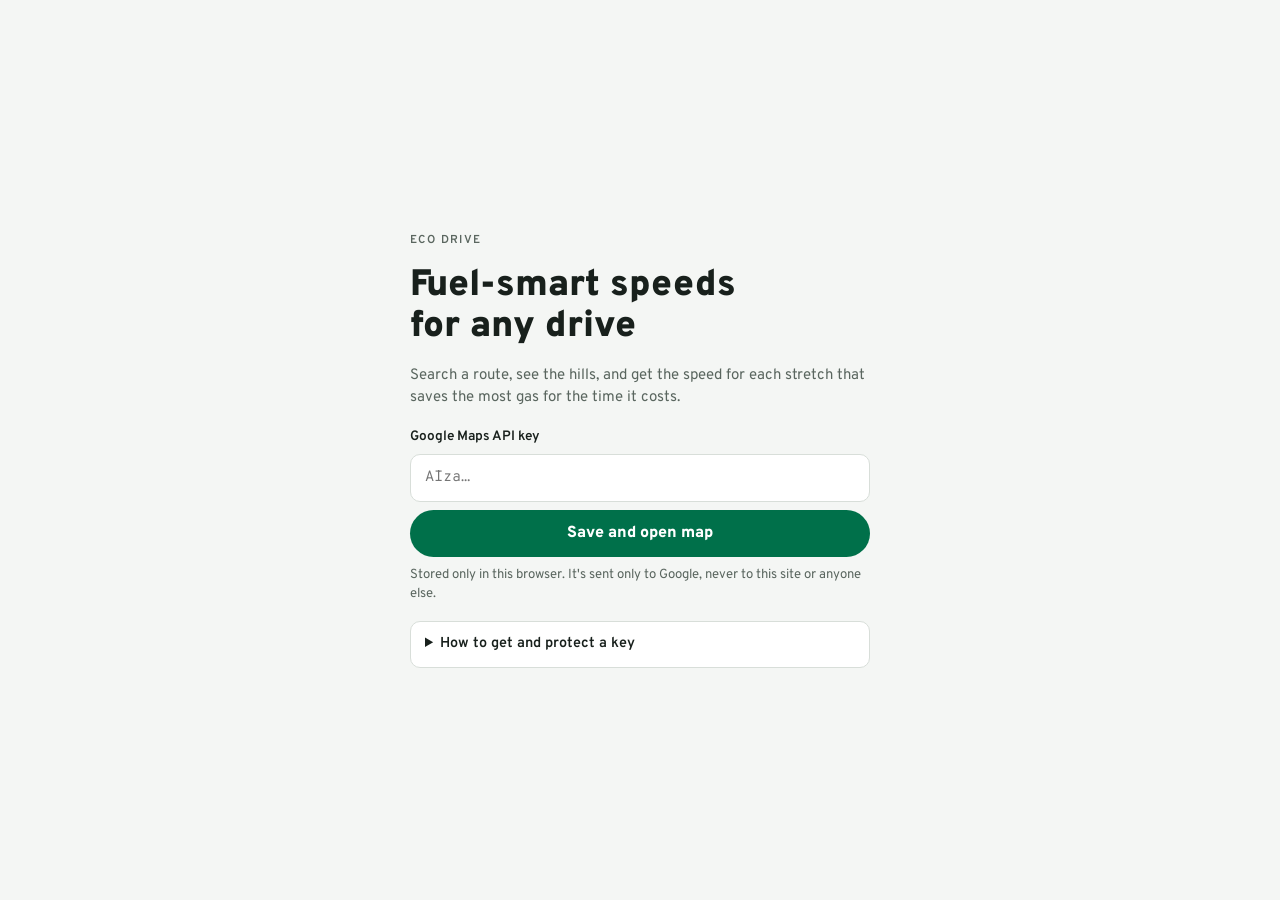
<file: docs/index.html>
<!doctype html>
<html lang="en">
<head>
<meta charset="utf-8">
<meta name="viewport" content="width=device-width, initial-scale=1, viewport-fit=cover, interactive-widget=resizes-content">
<meta name="theme-color" content="#00704A">
<meta name="apple-mobile-web-app-capable" content="yes">
<title>Eco Drive</title>
<link rel="icon" href="data:image/svg+xml,%3Csvg xmlns='http://www.w3.org/2000/svg' viewBox='0 0 32 40'%3E%3Crect x='2' y='2' width='28' height='36' rx='4' fill='white' stroke='black' stroke-width='3'/%3E%3Ctext x='16' y='31' font-family='Arial' font-weight='900' font-size='17' text-anchor='middle'%3E55%3C/text%3E%3C/svg%3E">
<link rel="preconnect" href="https://fonts.googleapis.com">
<link rel="preconnect" href="https://fonts.gstatic.com" crossorigin>
<link rel="stylesheet" href="https://fonts.googleapis.com/css2?family=Overpass:wght@400;600;800;900&family=Overpass+Mono:wght@400;600&display=swap">
<link rel="stylesheet" href="css/app.css">
<script type="module" src="js/app.js"></script>
</head>
<body>

<!-- First run: no API key yet -->
<main id="onboard" class="onboard" hidden>
  <div class="onboard-inner">
    <p class="eyebrow">Eco Drive</p>
    <h1>Fuel-smart speeds for any drive</h1>
    <p class="lede">Search a route, see the hills, and get the speed for each stretch that saves the most gas for the time it costs.</p>
    <form id="key-form" class="key-form" autocomplete="off">
      <label for="key-input">Google Maps API key</label>
      <input id="key-input" type="password" spellcheck="false" autocapitalize="off" placeholder="AIza…" required>
      <button class="primary" type="submit">Save and open map</button>
      <p class="hint">Stored only in this browser. It's sent only to Google, never to this site or anyone else.</p>
    </form>
    <details class="howto">
      <summary>How to get and protect a key</summary>
      <ol>
        <li>In Google Cloud Console, create a project and an API key.</li>
        <li>Enable: <b>Maps JavaScript API</b>, <b>Places API (New)</b>, <b>Routes API</b>, <b>Elevation API</b>.</li>
        <li>Restrict the key to websites <code>https://harshmuriki.github.io/*</code> (and <code>http://localhost:*/*</code> for testing), and to those four APIs.</li>
        <li>Set a budget alert. Personal use usually stays inside Google's free monthly caps.</li>
      </ol>
    </details>
  </div>
</main>

<!-- Map app -->
<div id="app" class="app" hidden>
  <div id="map" class="map" aria-label="Map"></div>

  <header class="search" id="search">
    <div class="search-card">
      <div class="search-rows">
        <div class="search-row"><span class="dot dot-start" aria-hidden="true"></span><div id="from-box" class="ac-box"></div></div>
        <div class="search-row"><span class="dot dot-end" aria-hidden="true"></span><div id="to-box" class="ac-box"></div></div>
      </div>
      <div class="search-tools">
        <button id="btn-settings" class="icon-btn" type="button" aria-label="Settings">
          <svg viewBox="0 0 24 24" aria-hidden="true"><path d="M12 15.5a3.5 3.5 0 1 0 0-7 3.5 3.5 0 0 0 0 7Zm7.4-2.6.1-.9-.1-.9 2-1.6-2-3.4-2.4 1a7 7 0 0 0-1.5-.9L15 3h-4l-.5 2.6c-.5.2-1 .5-1.5.9l-2.4-1-2 3.4 2 1.6-.1.9.1.9-2 1.6 2 3.4 2.4-1c.5.4 1 .7 1.5.9L11 21h4l.5-2.6c.5-.2 1-.5 1.5-.9l2.4 1 2-3.4-2-1.6Z"/></svg>
        </button>
      </div>
    </div>
    <button id="btn-here" class="chip-btn" type="button">
      <svg viewBox="0 0 24 24" aria-hidden="true"><path d="M12 8a4 4 0 1 0 0 8 4 4 0 0 0 0-8Zm9 3h-2.1A7 7 0 0 0 13 5.1V3h-2v2.1A7 7 0 0 0 5.1 11H3v2h2.1a7 7 0 0 0 5.9 5.9V21h2v-2.1a7 7 0 0 0 5.9-5.9H21v-2Zm-9 6a5 5 0 1 1 0-10 5 5 0 0 1 0 10Z"/></svg>
      Start from my location
    </button>
  </header>

  <!-- Bottom sheet: routes, plan, terrain -->
  <section id="sheet" class="sheet" data-state="peek" aria-label="Routes">
    <button id="sheet-handle" class="sheet-handle" type="button" aria-label="Expand or collapse"><i></i></button>
    <div class="sheet-body" id="sheet-body">
      <p class="sheet-empty" id="sheet-empty">Choose a start and a destination to compare routes by fuel and time.</p>

      <div id="routes" class="routes" role="radiogroup" aria-label="Routes"></div>

      <div id="detail" class="detail" hidden>
        <div class="verdict" id="verdict"></div>

        <div class="plans" id="plans" role="radiogroup" aria-label="Driving plan"></div>

        <div class="terrain">
          <div class="terrain-head">
            <h2>Elevation and speed</h2>
            <span class="readout" id="readout">Drag across the chart</span>
          </div>
          <svg id="chart" class="chart" role="img" aria-label="Elevation, speed limit and planned speed along the route"></svg>
          <div class="legend">
            <span><i class="k k-elev"></i>Elevation</span>
            <span><i class="k k-limit"></i>Limit</span>
            <span><i class="k k-base"></i>At the limit</span>
            <span><i class="k k-plan"></i>Plan</span>
            <span id="legend-traffic" hidden><i class="k k-slow"></i>Traffic</span>
          </div>
        </div>

        <div class="steps-wrap">
          <h2>How to drive it</h2>
          <ol class="steps" id="steps"></ol>
        </div>

        <ul class="notes" id="notes"></ul>
      </div>
    </div>
    <div class="sheet-actions" id="sheet-actions" hidden>
      <button id="btn-go" class="primary go" type="button">
        <svg viewBox="0 0 24 24" aria-hidden="true"><path d="M12 2 4.5 20.3l.7.7L12 18l6.8 3 .7-.7L12 2Z"/></svg>
        Start
      </button>
      <button id="btn-sim" class="secondary" type="button">Simulate</button>
    </div>
  </section>

  <!-- Navigation overlay -->
  <div id="nav" class="nav" hidden>
    <div class="nav-top">
      <div class="nav-target" id="nav-target-wrap">
        <span class="nav-label" id="nav-label">Target</span>
        <span class="nav-num" id="nav-target">—</span>
        <span class="nav-unit">mph</span>
      </div>
      <div class="nav-next" id="nav-next">&nbsp;</div>
    </div>
    <div class="nav-bottom">
      <div class="nav-row">
        <div class="nav-you"><span>You</span><b id="nav-you">—</b></div>
        <div class="sign"><span>SPEED<br>LIMIT</span><b id="nav-limit">—</b></div>
        <div class="nav-left"><span>Left</span><b id="nav-left">—</b></div>
      </div>
      <p class="nav-note" id="nav-note">&nbsp;</p>
      <div class="nav-status-row">
        <span class="nav-status" id="nav-status">Waiting for GPS…</span>
        <span class="badge" id="nav-sim" hidden>Simulation ×10</span>
        <button id="btn-voice" class="voice" type="button" aria-pressed="true" aria-label="Spoken cues">
          <svg viewBox="0 0 24 24" aria-hidden="true"><path class="on" d="M3 9v6h4l5 5V4L7 9H3Zm13.5 3A4.5 4.5 0 0 0 14 8v8a4.5 4.5 0 0 0 2.5-4ZM14 3.2v2.1a7 7 0 0 1 0 13.4v2.1a9 9 0 0 0 0-17.6Z"/><path class="off" d="M3 9v6h4l5 5V4L7 9H3Zm13.6 3 2.7-2.7-1.4-1.4-2.7 2.7-2.7-2.7-1.4 1.4 2.7 2.7-2.7 2.7 1.4 1.4 2.7-2.7 2.7 2.7 1.4-1.4-2.7-2.7Z"/></svg>
        </button>
        <button id="btn-end" class="end" type="button">End</button>
      </div>
    </div>
  </div>

  <div id="toast" class="toast" role="status" hidden></div>
</div>

<!-- Settings -->
<dialog id="settings" class="settings">
  <form method="dialog" id="settings-form">
    <h2>Settings</h2>
    <label for="set-key">Google Maps API key</label>
    <input id="set-key" type="password" spellcheck="false" autocapitalize="off" autocomplete="off">
    <label for="set-gas">Gas price ($ per gallon)</label>
    <input id="set-gas" type="number" step="0.01" min="0.5" max="15" inputmode="decimal">
    <p class="hint">Vehicle: 2026 Kia Sportage EX 2.5L FWD (estimated parameters).</p>
    <div class="settings-actions">
      <button id="set-clear" class="link danger" type="button">Remove key</button>
      <button class="secondary" value="cancel" type="submit" formnovalidate>Cancel</button>
      <button class="primary" value="save" type="submit">Save</button>
    </div>
  </form>
</dialog>

</body>
</html>
</file>
<file: docs/css/app.css>
/* Layout: full-bleed map; floating search card on top; bottom sheet with routes and terrain; nav overlay replaces the sheet while driving. */
:root {
  --bg: #F4F6F4;
  --surface: #FFFFFF;
  --surface-2: #EEF2EF;
  --fg: #18201C;
  --muted: #5A665F;
  --line: #D8DED9;
  --accent: #00704A;      /* US guide-sign green */
  --accent-soft: #DCEFE6;
  --accent-fg: #FFFFFF;
  --base: #98A29C;
  --terrain: #CFD8D2;
  --slow: #E8890C;
  --jam: #C9302C;
  --over: #B45309;
  --error: #B42318;
  --sign-bg: #FFFFFF;
  --sign-fg: #111111;
  --shadow: 0 2px 10px rgba(16, 24, 20, 0.18);
  --nav-bg: rgba(15, 20, 18, 0.94);
  --nav-fg: #EEF3F0;
  --nav-muted: #8E9C94;
  --nav-accent: #4CC795;
  --nav-over: #F2A541;
  --font: "Overpass", "Helvetica Neue", Arial, sans-serif;
  --mono: "Overpass Mono", ui-monospace, "SF Mono", Menlo, monospace;
  --sheet-peek: 168px;
  color-scheme: light;
}
@media (prefers-color-scheme: dark) {
  :root {
    --bg: #101513; --surface: #182019; --surface-2: #1F2925; --fg: #E6ECE8; --muted: #97A49C; --line: #2A3530;
    --accent: #45BF8A; --accent-soft: #173426; --accent-fg: #07140E; --base: #66736C; --terrain: #2C3A33;
    --over: #E5AE4F; --error: #F97066; --shadow: 0 2px 12px rgba(0, 0, 0, 0.5);
    color-scheme: dark;
  }
}

* { box-sizing: border-box; }
html, body { height: 100%; margin: 0; }
body { background: var(--bg); color: var(--fg); font-family: var(--font); font-size: 15px; line-height: 1.45; -webkit-text-size-adjust: 100%; overscroll-behavior: none; }
[hidden] { display: none !important; }
h1, h2, p { margin: 0; }
h2 { font-size: 0.72rem; letter-spacing: 0.12em; text-transform: uppercase; color: var(--muted); font-weight: 600; }
code { font-family: var(--mono); font-size: 0.85em; }
.eyebrow { font-size: 0.72rem; letter-spacing: 0.12em; text-transform: uppercase; color: var(--muted); font-weight: 600; }
.hint { color: var(--muted); font-size: 0.82rem; }
svg { fill: currentColor; }

button, .primary, .secondary { font: inherit; cursor: pointer; }
.primary { background: var(--accent); color: var(--accent-fg); border: 0; border-radius: 999px; padding: 12px 22px; font-weight: 800; font-size: 1rem; display: inline-flex; gap: 8px; align-items: center; justify-content: center; }
.secondary { background: var(--surface); color: var(--accent); border: 1.5px solid var(--line); border-radius: 999px; padding: 11px 18px; font-weight: 800; }
.link { background: none; border: 0; color: var(--accent); font-weight: 600; padding: 8px 0; }
.danger { color: var(--error); }
button:focus-visible, input:focus-visible, summary:focus-visible { outline: 2px solid var(--accent); outline-offset: 2px; }

/* ------------------------------------------------------------------ onboarding */
.onboard { min-height: 100%; display: grid; place-items: center; padding: calc(env(safe-area-inset-top, 0px) + 24px) max(16px, env(safe-area-inset-right, 0px)) calc(env(safe-area-inset-bottom, 0px) + 24px) max(16px, env(safe-area-inset-left, 0px)); }
.onboard-inner { max-width: 460px; display: grid; gap: 18px; }
.onboard h1 { font-size: clamp(1.7rem, 7vw, 2.3rem); font-weight: 900; line-height: 1.1; text-wrap: balance; }
.lede { color: var(--muted); }
.key-form { display: grid; gap: 8px; }
.key-form label, .settings label { font-weight: 600; font-size: 0.85rem; }
input[type="password"], input[type="number"], input[type="text"] {
  font: inherit; font-family: var(--mono); padding: 12px 14px; border-radius: 10px; border: 1.5px solid var(--line);
  background: var(--surface); color: var(--fg); width: 100%; min-width: 0;
}
.howto { background: var(--surface); border: 1px solid var(--line); border-radius: 10px; padding: 12px 14px; font-size: 0.9rem; }
.howto summary { cursor: pointer; font-weight: 600; }
.howto ol { margin: 10px 0 0; padding-left: 1.2em; display: grid; gap: 6px; color: var(--muted); }

/* ------------------------------------------------------------------ app */
.app { position: fixed; inset: 0; overflow: hidden; }
.map { position: absolute; inset: 0; background: var(--surface-2); }

.search { position: absolute; z-index: 5; top: calc(env(safe-area-inset-top, 0px) + 10px); left: max(10px, env(safe-area-inset-left, 0px)); right: max(10px, env(safe-area-inset-right, 0px)); display: grid; gap: 8px; justify-items: start; max-width: 520px; }
.search-card { width: 100%; background: var(--surface); border-radius: 16px; box-shadow: var(--shadow); padding: 8px 6px 8px 12px; display: flex; gap: 6px; align-items: center; }
.search-rows { flex: 1; min-width: 0; display: grid; gap: 6px; }
.search-row { display: flex; align-items: center; gap: 10px; min-width: 0; }
.dot { width: 12px; height: 12px; border-radius: 50%; flex: none; }
.dot-start { border: 3px solid var(--muted); }
.dot-end { background: var(--jam); border-radius: 50% 50% 50% 0; transform: rotate(-45deg); }
.ac-box { flex: 1; min-width: 0; }
gmp-place-autocomplete { width: 100%; color-scheme: light dark; background-color: var(--surface-2); border-radius: 10px; border: 0; font-family: var(--font); }
.search-tools { display: grid; gap: 4px; }
.icon-btn { width: 40px; height: 40px; border-radius: 50%; border: 0; background: transparent; color: var(--muted); display: grid; place-items: center; }
.icon-btn svg { width: 22px; height: 22px; }
.icon-btn:hover { background: var(--surface-2); }
.chip-btn { display: inline-flex; gap: 6px; align-items: center; background: var(--surface); color: var(--fg); border: 0; border-radius: 999px; padding: 8px 14px; box-shadow: var(--shadow); font-weight: 600; font-size: 0.88rem; }
.chip-btn svg { width: 18px; height: 18px; color: var(--accent); }

/* ------------------------------------------------------------------ bottom sheet */
.sheet {
  position: absolute; z-index: 6; left: 0; right: 0; bottom: 0;
  background: var(--surface); border-radius: 18px 18px 0 0; box-shadow: 0 -2px 14px rgba(0, 0, 0, 0.18);
  display: grid; grid-template-rows: auto 1fr auto; max-height: 86%;
  transition: height 220ms ease;
}
.sheet[data-state="peek"] { height: var(--sheet-peek); }
.sheet[data-state="half"] { height: 48%; }
.sheet[data-state="full"] { height: 86%; }
@media (min-width: 900px) {
  .sheet { left: max(10px, env(safe-area-inset-left, 0px)); right: auto; width: 420px; bottom: 10px; border-radius: 18px; }
  .sheet[data-state] { height: auto; max-height: calc(100% - 140px - env(safe-area-inset-top, 0px)); }
  .search { max-width: 420px; }
  .sheet-handle { display: none !important; }
}
.sheet-handle { border: 0; background: none; padding: 8px 0 4px; display: grid; place-items: center; cursor: grab; }
.sheet-handle i { width: 40px; height: 5px; border-radius: 3px; background: var(--line); }
.sheet-body { overflow-y: auto; overscroll-behavior: contain; padding: 4px max(16px, env(safe-area-inset-right, 0px)) 12px max(16px, env(safe-area-inset-left, 0px)); display: grid; gap: 16px; align-content: start; min-height: 0; }
.sheet-empty { color: var(--muted); padding: 6px 0 12px; }
.sheet-actions { display: flex; gap: 10px; padding: 10px max(16px, env(safe-area-inset-right, 0px)) calc(env(safe-area-inset-bottom, 0px) + 10px) max(16px, env(safe-area-inset-left, 0px)); border-top: 1px solid var(--line); background: var(--surface); }
.go { flex: 1; }
.go svg { width: 18px; height: 18px; }

/* route cards */
.routes { display: grid; gap: 8px; }
.route {
  display: grid; grid-template-columns: 1fr auto; gap: 2px 12px; text-align: left; align-items: baseline;
  background: var(--surface); color: var(--fg); border: 1.5px solid var(--line); border-radius: 12px; padding: 10px 12px; font: inherit; cursor: pointer;
}
.route[aria-checked="true"] { border-color: var(--accent); box-shadow: inset 0 0 0 1.5px var(--accent); }
.route .time { font-size: 1.25rem; font-weight: 800; }
.route .time.slow { color: var(--slow); }
.route .mpg { font-family: var(--mono); font-weight: 600; color: var(--accent); font-variant-numeric: tabular-nums; }
.route .sub { grid-column: 1 / -1; color: var(--muted); font-size: 0.85rem; display: flex; flex-wrap: wrap; gap: 2px 10px; }
.route .tag { font-size: 0.68rem; letter-spacing: 0.08em; text-transform: uppercase; font-weight: 800; color: var(--accent); }
.route .bar { grid-column: 1 / -1; height: 3px; border-radius: 2px; background: var(--surface-2); overflow: hidden; }
.route .bar i { display: block; height: 100%; background: var(--accent); width: 0; transition: width 200ms linear; }

/* detail */
.detail { display: grid; gap: 18px; }
.verdict { background: var(--accent); color: var(--accent-fg); border-radius: 12px; padding: 14px; display: grid; gap: 10px; }
.verdict .headline { font-weight: 800; font-size: 1.15rem; line-height: 1.25; text-wrap: balance; }
.verdict .stats { display: grid; grid-template-columns: repeat(3, minmax(0, 1fr)); gap: 8px; }
.verdict .stats b { display: block; font-family: var(--mono); font-size: 1.05rem; font-variant-numeric: tabular-nums; }
.verdict .stats span { font-size: 0.72rem; opacity: 0.85; }
.verdict .worth { font-size: 0.82rem; opacity: 0.92; }

.plans { display: flex; gap: 8px; overflow-x: auto; padding-bottom: 2px; scrollbar-width: none; }
.plan { flex: none; border: 1.5px solid var(--line); background: var(--surface); color: var(--fg); border-radius: 999px; padding: 7px 12px; font-weight: 600; font-size: 0.85rem; display: inline-flex; gap: 6px; align-items: baseline; }
.plan small { font-family: var(--mono); color: var(--muted); font-weight: 400; }
.plan[aria-checked="true"] { background: var(--fg); color: var(--bg); border-color: var(--fg); }
.plan[aria-checked="true"] small { color: inherit; opacity: 0.75; }

.terrain { display: grid; gap: 8px; }
.terrain-head { display: flex; justify-content: space-between; align-items: baseline; gap: 10px; flex-wrap: wrap; }
.readout { font-family: var(--mono); font-size: 0.78rem; color: var(--muted); font-variant-numeric: tabular-nums; }
.chart { width: 100%; height: 190px; display: block; touch-action: pan-y; cursor: crosshair; }
.chart text { font-family: var(--mono); font-size: 10px; fill: var(--muted); }
.legend { display: flex; flex-wrap: wrap; gap: 4px 14px; font-size: 0.76rem; color: var(--muted); }
.legend span { display: inline-flex; align-items: center; gap: 6px; }
.k { display: inline-block; width: 16px; height: 0; border-top: 3px solid; }
.k-elev { height: 9px; border: 0; background: var(--terrain); }
.k-limit { border-top: 2px dashed var(--fg); }
.k-base { border-color: var(--base); }
.k-plan { border-color: var(--accent); }
.k-slow { border-color: var(--slow); }

.steps-wrap { display: grid; gap: 6px; }
.steps { list-style: none; margin: 0; padding: 0; display: grid; }
.steps li { display: grid; grid-template-columns: 4.6rem 1fr auto; gap: 10px; align-items: center; padding: 8px 0; border-top: 1px solid var(--line); }
.steps .mi { font-family: var(--mono); font-size: 0.76rem; color: var(--muted); font-variant-numeric: tabular-nums; }
.steps .act { font-weight: 600; min-width: 0; }
.steps .act b { font-weight: 900; font-size: 1.05rem; }
.steps .act small { display: block; font-weight: 400; color: var(--muted); font-size: 0.75rem; }

.sign { width: 2.4rem; border: 2px solid var(--sign-fg); border-radius: 4px; background: var(--sign-bg); color: var(--sign-fg); display: grid; justify-items: center; padding: 2px 0 1px; line-height: 1; box-shadow: 0 0 0 2px var(--sign-bg); }
.sign span { font-size: 0.42rem; font-weight: 800; text-align: center; }
.sign b { font-size: 1rem; font-weight: 900; }

.notes { list-style: none; margin: 0; padding: 12px 14px; background: var(--surface-2); border-radius: 10px; display: grid; gap: 6px; font-size: 0.82rem; color: var(--muted); }

/* ------------------------------------------------------------------ navigation */
.nav { position: absolute; inset: 0; z-index: 8; pointer-events: none; display: grid; grid-template-rows: auto 1fr auto; }
.nav > * { pointer-events: auto; }
.nav-top { margin: calc(env(safe-area-inset-top, 0px) + 10px) max(10px, env(safe-area-inset-right, 0px)) 0 max(10px, env(safe-area-inset-left, 0px)); background: var(--nav-bg); color: var(--nav-fg); border-radius: 18px; padding: 10px 16px 12px; display: grid; grid-template-columns: auto 1fr; gap: 14px; align-items: center; box-shadow: var(--shadow); }
.nav-target { display: grid; justify-items: center; line-height: 0.9; }
.nav-label, .nav-unit { font-size: 0.7rem; letter-spacing: 0.12em; text-transform: uppercase; color: var(--nav-muted); font-weight: 600; }
.nav-num { font-weight: 900; font-size: clamp(4.5rem, 24vw, 7rem); color: var(--nav-accent); font-variant-numeric: tabular-nums; letter-spacing: -0.03em; }
.nav-target.dim .nav-num { color: var(--nav-muted); }
.nav-next { font-weight: 800; font-size: clamp(1.1rem, 5vw, 1.5rem); line-height: 1.2; text-wrap: balance; }
.nav-next .dist { color: var(--nav-accent); font-variant-numeric: tabular-nums; display: block; font-size: 0.85em; }
.nav-bottom { background: var(--nav-bg); color: var(--nav-fg); border-radius: 18px 18px 0 0; padding: 12px max(16px, env(safe-area-inset-right, 0px)) calc(env(safe-area-inset-bottom, 0px) + 10px) max(16px, env(safe-area-inset-left, 0px)); display: grid; gap: 6px; }
.nav-row { display: grid; grid-template-columns: 1fr auto 1fr; align-items: center; gap: 12px; }
.nav-you, .nav-left { display: grid; gap: 2px; line-height: 1; }
.nav-left { justify-items: end; }
.nav-you span, .nav-left span { font-size: 0.7rem; letter-spacing: 0.12em; text-transform: uppercase; color: var(--nav-muted); font-weight: 600; }
.nav-you b { font-size: 2.6rem; font-weight: 900; font-variant-numeric: tabular-nums; }
.nav-you b.over { color: var(--nav-over); }
.nav-left b { font-size: 1.3rem; font-weight: 800; font-variant-numeric: tabular-nums; }
.nav .sign { width: 3.6rem; border-width: 3px; }
.nav .sign span { font-size: 0.55rem; }
.nav .sign b { font-size: 1.7rem; }
.nav-note { color: var(--nav-over); font-weight: 600; font-size: 0.9rem; min-height: 1.3em; text-align: center; }
.nav-status-row { display: flex; align-items: center; gap: 10px; }
.nav-status { flex: 1; min-width: 0; font-family: var(--mono); font-size: 0.75rem; color: var(--nav-muted); }
.nav-status.bad { color: var(--nav-over); }
.badge { font-size: 0.68rem; font-weight: 800; letter-spacing: 0.08em; text-transform: uppercase; color: #0F1412; background: var(--nav-over); border-radius: 6px; padding: 3px 8px; }
.voice { width: 40px; height: 40px; border-radius: 50%; border: 1.5px solid #34413A; background: transparent; color: var(--nav-fg); display: grid; place-items: center; }
.voice svg { width: 22px; height: 22px; }
.voice[aria-pressed="true"] .off, .voice[aria-pressed="false"] .on { display: none; }
.voice[aria-pressed="false"] { color: var(--nav-muted); }
.end { background: #C9302C; color: #fff; border: 0; border-radius: 999px; padding: 8px 20px; font-weight: 800; }

/* blue dot */
.me { width: 22px; height: 22px; border-radius: 50%; background: #1A73E8; border: 3px solid #fff; box-shadow: 0 0 0 8px rgba(26, 115, 232, 0.2), 0 1px 4px rgba(0, 0, 0, 0.4); }
.pin { width: 14px; height: 14px; border-radius: 50%; border: 3px solid #fff; box-shadow: 0 1px 4px rgba(0, 0, 0, 0.4); }
.pin-start { background: #5A665F; }
.pin-end { background: #C9302C; }
.scrub { width: 14px; height: 14px; border-radius: 50%; background: var(--accent); border: 3px solid #fff; box-shadow: 0 1px 4px rgba(0, 0, 0, 0.4); }

/* settings + toast */
.settings { border: 0; border-radius: 16px; padding: 0; width: min(420px, calc(100% - 32px)); background: var(--surface); color: var(--fg); box-shadow: var(--shadow); }
.settings::backdrop { background: rgba(0, 0, 0, 0.4); }
.settings form { display: grid; gap: 8px; padding: 18px; }
.settings h2 { font-size: 1.1rem; letter-spacing: 0; text-transform: none; color: var(--fg); font-weight: 800; margin-bottom: 4px; }
.settings-actions { display: flex; gap: 8px; justify-content: flex-end; align-items: center; margin-top: 8px; flex-wrap: wrap; }
.settings-actions .danger { margin-right: auto; }
.toast { position: absolute; z-index: 9; left: 50%; transform: translateX(-50%); top: calc(env(safe-area-inset-top, 0px) + 150px); background: var(--fg); color: var(--bg); border-radius: 10px; padding: 10px 14px; font-size: 0.88rem; max-width: calc(100% - 32px); box-shadow: var(--shadow); }
.toast.error { background: var(--error); color: #fff; }

@media (prefers-reduced-motion: reduce) { .sheet { transition: none; } }
</file>
